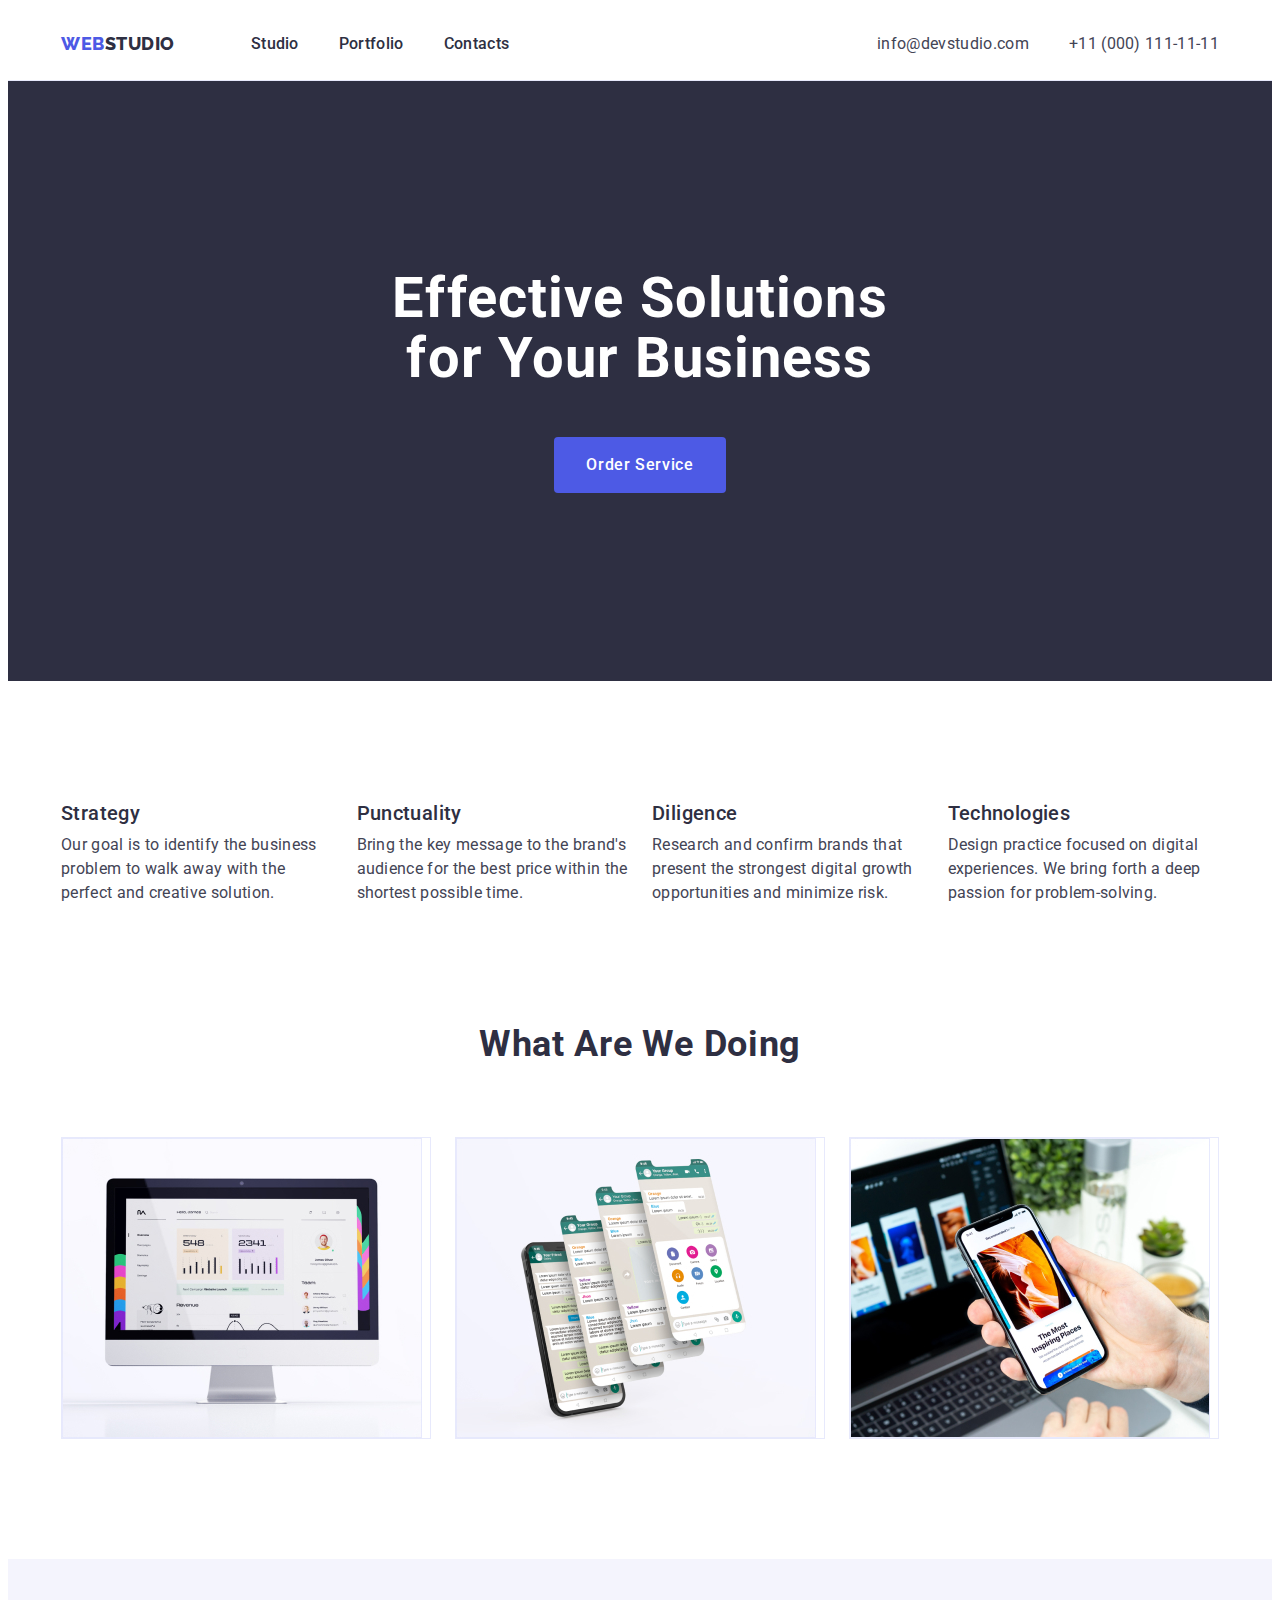
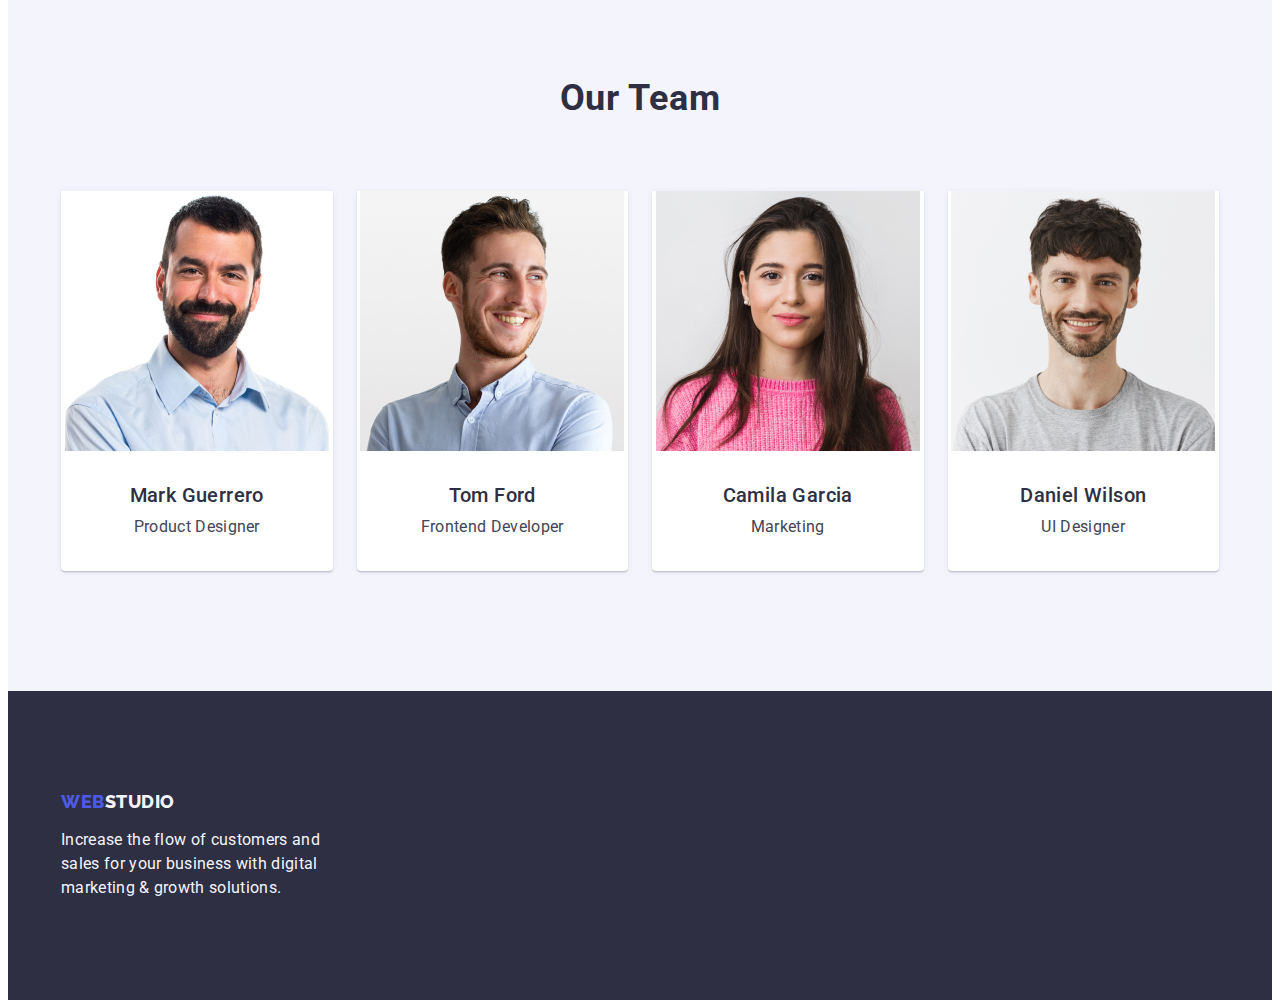
<file: index.html>
<!DOCTYPE html>
<html lang="en">
  <head>
    <meta charset="UTF-8" />
    <meta name="viewport" content="width=device-width, initial-scale=1.0" />
    <meta name="description" content="Effective Solutions for Your Business" />
    <title>Web Studio</title>
    <!-- Favicon -->
    <link
      rel="shortcut icon"
      href="./images/icons/favicon.ico"
      type="image/ico"
    />
    <!-- Fonts -->
    <link rel="preconnect" href="https://fonts.googleapis.com" />
    <link rel="preconnect" href="https://fonts.gstatic.com" crossorigin />
    <link
      href="https://fonts.googleapis.com/css2?family=Raleway:wght@800&family=Roboto:wght@400;500;700;900&display=swap"
      rel="stylesheet"
    />
    <!-- Modern normalize -->
    <link
      rel="stylesheet"
      href="https://cdnjs.cloudflare.com/ajax/libs/modern-normalize/2.0.0/modern-normalize.min.css"
      integrity="sha512-4xo8blKMVCiXpTaLzQSLSw3KFOVPWhm/TRtuPVc4WG6kUgjH6J03IBuG7JZPkcWMxJ5huwaBpOpnwYElP/m6wg=="
      crossorigin="anonymous"
      referrerpolicy="no-referrer"
    />
    <!-- Custom styles -->
    <link rel="stylesheet" href="./css/styles.css" />
  </head>
  <body>
    <!-- Header -->
    <header class="header">
      <div class="header-container container">
        <nav class="header-nav">
          <a class="header-logo link logo" href="./index.html">
            Web<span class="header-logo-span">Studio</span>
          </a>
          <ul class="header-nav-list list">
            <li>
              <a class="header-nav-link link" href="./index.html">Studio</a>
            </li>
            <li>
              <a class="header-nav-link link" href="./portfolio.html"
                >Portfolio</a
              >
            </li>
            <li>
              <a class="header-nav-link link" href="">Contacts</a>
            </li>
          </ul>
        </nav>
        <address class="address">
          <ul class="header-address-list list">
            <li>
              <a class="header-nav-link link" href="mailto:info@devstudio.com"
                >info@devstudio.com</a
              >
            </li>
            <li>
              <a class="header-nav-link link" href="tel:+110001111111"
                >+11 (000) 111-11-11</a
              >
            </li>
          </ul>
        </address>
      </div>
    </header>
    <main>
      <!-- Hero section -->
      <section class="hero">
        <div class="container">
          <h1 class="hero-title">Effective Solutions for Your Business</h1>
          <button class="hero-btn btn" type="button">Order Service</button>
        </div>
      </section>
      <!-- Benefits section -->
      <section class="benefits">
        <div class="container">
          <h2 class="visually-hidden">Benefits of our studio</h2>
          <ul class="benefits-list list">
            <li class="benefits-item">
              <h3 class="benefits-subtitle subtitle">Strategy</h3>
              <p class="benefits-text">
                Our goal is to identify the business problem to walk away with
                the perfect and creative solution.
              </p>
            </li>
            <li class="benefits-item">
              <h3 class="benefits-subtitle subtitle">Punctuality</h3>
              <p class="benefits-text">
                Bring the key message to the brand's audience for the best price
                within the shortest possible time.
              </p>
            </li>
            <li class="benefits-item">
              <h3 class="benefits-subtitle subtitle">Diligence</h3>
              <p class="benefits-text">
                Research and confirm brands that present the strongest digital
                growth opportunities and minimize risk.
              </p>
            </li>
            <li class="benefits-item">
              <h3 class="benefits-subtitle subtitle">Technologies</h3>
              <p class="benefits-text">
                Design practice focused on digital experiences. We bring forth a
                deep passion for problem-solving.
              </p>
            </li>
          </ul>
        </div>
      </section>
      <!-- What are we doing -->
      <section class="developments">
        <div class="container">
          <h2 class="development-title title">What are we doing</h2>
          <ul class="developments-list list">
            <li class="developments-item">
              <img
                src="./images/developments/img-1.jpg"
                alt="Next Campaign"
                width="360"
                height="300"
              />
            </li>
            <li class="developments-item">
              <img
                src="./images/developments/img-2.jpg"
                alt="Lorem ipsum"
                width="360"
                height="300"
              />
            </li>
            <li class="developments-item">
              <img
                src="./images/developments/img-3.jpg"
                alt="The Most Inspiring Places"
                width="360"
                height="300"
              />
            </li>
          </ul>
        </div>
      </section>
      <!-- Our Team -->
      <section class="team">
        <div class="container">
          <h2 class="team-title title">Our Team</h2>
          <ul class="team-list list">
            <li class="team-card">
              <img
                src="./images/team/img-1.jpg"
                alt="Team Card 2"
                width="264"
                height="260"
              />
              <div class="card-content">
                <h3 class="team-subtitle subtitle">Mark Guerrero</h3>
                <p class="team-text">Product Designer</p>
              </div>
            </li>
            <li class="team-card">
              <img
                src="./images/team/img-2.jpg"
                alt="Team Card 2"
                width="264"
                height="260"
              />
              <div class="card-content">
                <h3 class="team-subtitle subtitle">Tom Ford</h3>
                <p class="team-text">Frontend Developer</p>
              </div>
            </li>
            <li class="team-card">
              <img
                src="./images/team/img-3.jpg"
                alt="Team Card 3"
                width="264"
                height="260"
              />
              <div class="card-content">
                <h3 class="team-subtitle subtitle">Camila Garcia</h3>
                <p class="team-text">Marketing</p>
              </div>
            </li>
            <li class="team-card">
              <img
                src="./images/team/img-4.jpg"
                alt="Team Card 4"
                width="264"
                height="260"
              />
              <div class="card-content">
                <h3 class="team-subtitle subtitle">Daniel Wilson</h3>
                <p class="team-text">UI Designer</p>
              </div>
            </li>
          </ul>
        </div>
      </section>
    </main>
    <!-- Footer -->
    <footer class="footer">
      <div class="container">
        <a class="footer-logo link logo" href="./index.html">
          Web<span class="span-footer-logo">Studio</span>
        </a>
        <p class="footer-text">
          Increase the flow of customers and sales for your business with
          digital marketing &amp; growth solutions.
        </p>
      </div>
    </footer>
  </body>
</html>
</file>
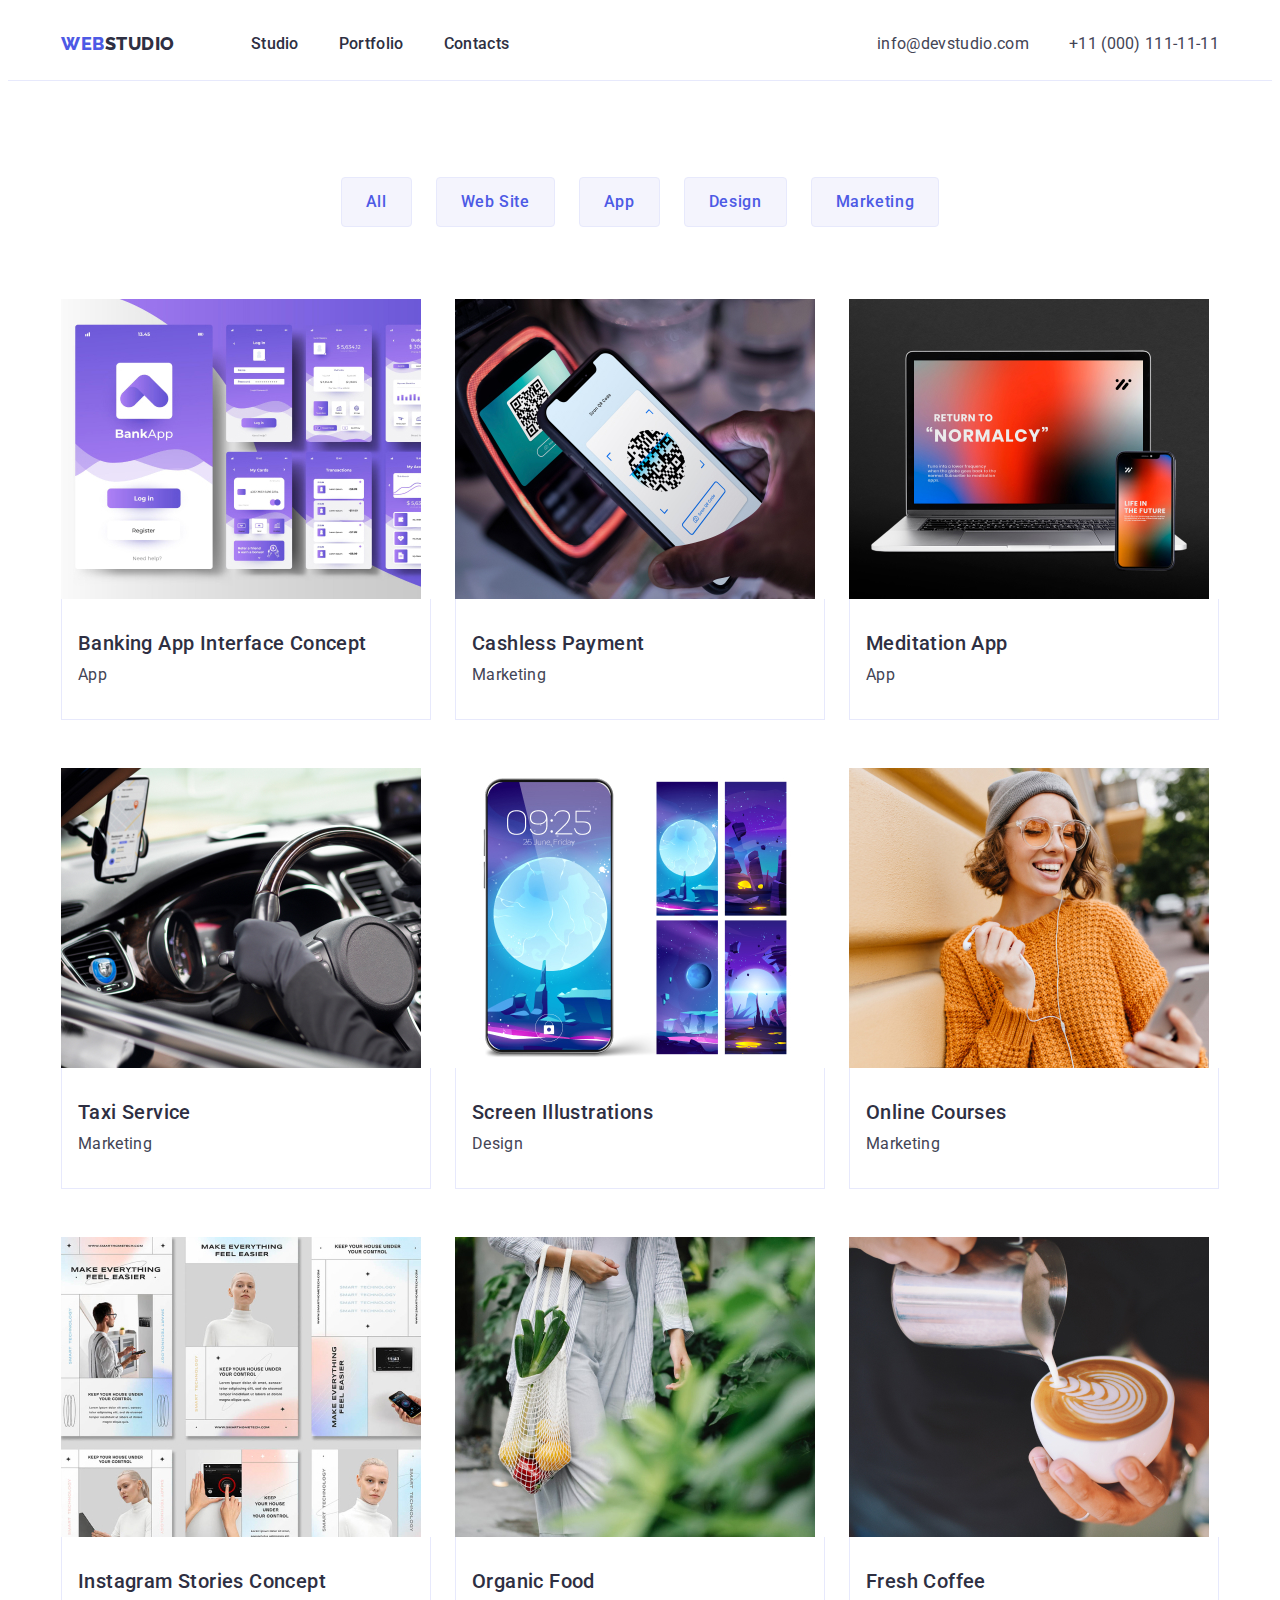
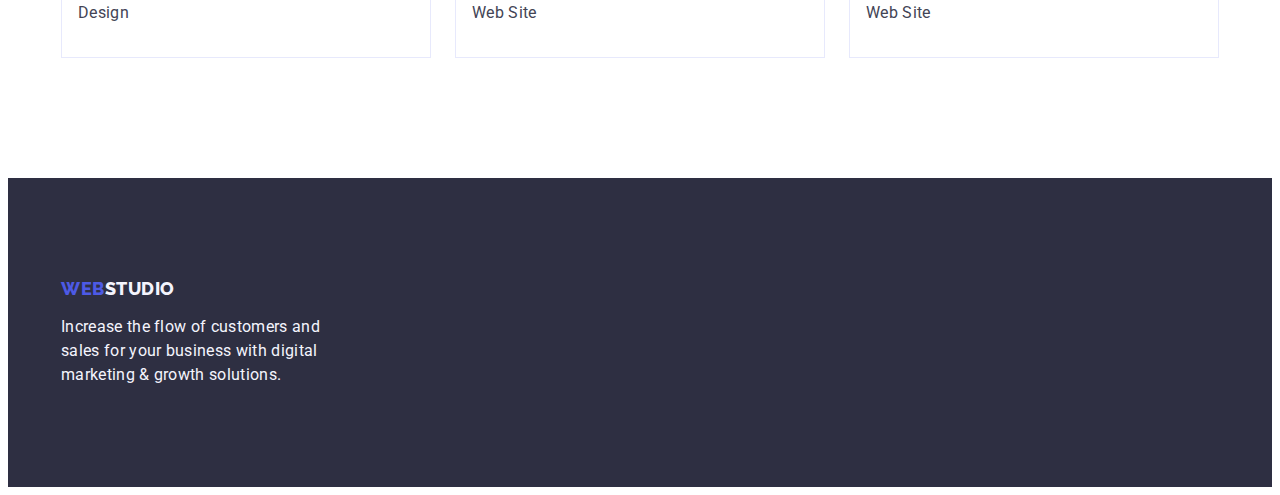
<file: portfolio.html>
<!DOCTYPE html>
<html lang="en">
  <head>
    <meta charset="UTF-8" />
    <meta name="viewport" content="width=device-width, initial-scale=1.0" />
    <meta name="description" content="Effective Solutions for Your Business" />
    <title>Web Studio</title>
    <!-- Favicon -->
    <link
      rel="shortcut icon"
      href="./images/icons/favicon.ico"
      type="image/ico"
    />
    <!-- Fonts -->
    <link rel="preconnect" href="https://fonts.googleapis.com" />
    <link rel="preconnect" href="https://fonts.gstatic.com" crossorigin />
    <link
      href="https://fonts.googleapis.com/css2?family=Raleway:wght@800&family=Roboto:wght@400;500;700;900&display=swap"
      rel="stylesheet"
    />
    <!-- Modern normalize -->
    <link
      rel="stylesheet"
      href="https://cdnjs.cloudflare.com/ajax/libs/modern-normalize/2.0.0/modern-normalize.min.css"
      integrity="sha512-4xo8blKMVCiXpTaLzQSLSw3KFOVPWhm/TRtuPVc4WG6kUgjH6J03IBuG7JZPkcWMxJ5huwaBpOpnwYElP/m6wg=="
      crossorigin="anonymous"
      referrerpolicy="no-referrer"
    />
    <!-- Custom styles -->
    <link rel="stylesheet" href="./css/styles.css" />
  </head>
  <body>
    <!-- Header -->
    <header class="header">
      <div class="header-container container">
        <nav class="header-nav">
          <a class="header-logo link logo" href="./index.html">
            Web<span class="header-logo-span">Studio</span>
          </a>
          <ul class="header-nav-list list">
            <li>
              <a class="header-nav-link link" href="./index.html">Studio</a>
            </li>
            <li>
              <a class="header-nav-link link" href="./portfolio.html"
                >Portfolio</a
              >
            </li>
            <li>
              <a class="header-nav-link link" href="">Contacts</a>
            </li>
          </ul>
        </nav>
        <address class="address">
          <ul class="header-address-list list">
            <li>
              <a class="header-nav-link link" href="mailto:info@devstudio.com"
                >info@devstudio.com</a
              >
            </li>
            <li>
              <a class="header-nav-link link" href="tel:+110001111111"
                >+11 (000) 111-11-11</a
              >
            </li>
          </ul>
        </address>
      </div>
    </header>
    <main>
      <!-- Filter -->
      <section class="portfolio">
        <div class="container">
          <h1 class="visually-hidden">Our project examples</h1>
          <ul class="filter-list list">
            <li class="filter-item">
              <button class="filter-btn btn" type="button">All</button>
            </li>
            <li class="filter-item">
              <button class="filter-btn btn" type="button">Web Site</button>
            </li>
            <li class="filter-item">
              <button class="filter-btn btn" type="button">App</button>
            </li>
            <li class="filter-item">
              <button class="filter-btn btn" type="button">Design</button>
            </li>
            <li class="filter-item">
              <button class="filter-btn btn" type="button">Marketing</button>
            </li>
          </ul>
          <!-- Portfolio -->
          <ul class="portfolio-list list">
            <li class="portfolio-item">
              <a class="link" href="">
                <img
                  src="./images/portfolio/img-1.jpg"
                  alt="Example of project 1"
                  width="360"
                  height="300"
                />
                <div class="portfolio-content">
                  <h2 class="portfolio-subtitle subtitle">
                    Banking App Interface Concept
                  </h2>
                  <p>App</p>
                </div>
              </a>
            </li>
            <li class="portfolio-item">
              <a class="link" href="">
                <img
                  src="./images/portfolio/img-2.jpg"
                  alt="Example of project 2"
                  width="360"
                  height="300"
                />
                <div class="portfolio-content">
                  <h2 class="portfolio-subtitle subtitle">Cashless Payment</h2>
                  <p>Marketing</p>
                </div>
              </a>
            </li>
            <li class="portfolio-item">
              <a class="link" href="">
                <img
                  src="./images/portfolio/img-3.jpg"
                  alt="Example of project 3"
                  width="360"
                  height="300"
                />
                <div class="portfolio-content">
                  <h2 class="portfolio-subtitle subtitle">Meditation App</h2>
                  <p>App</p>
                </div>
              </a>
            </li>
            <li class="portfolio-item">
              <a class="link" href="">
                <img
                  src="./images/portfolio/img-4.jpg"
                  alt="Example of project 4"
                  width="360"
                  height="300"
                />
                <div class="portfolio-content">
                  <h2 class="portfolio-subtitle subtitle">Taxi Service</h2>
                  <p>Marketing</p>
                </div>
              </a>
            </li>
            <li class="portfolio-item">
              <a class="link" href="">
                <img
                  src="./images/portfolio/img-5.jpg"
                  alt="Example of project 5"
                  width="360"
                  height="300"
                />
                <div class="portfolio-content">
                  <h2 class="portfolio-subtitle subtitle">
                    Screen Illustrations
                  </h2>
                  <p>Design</p>
                </div>
              </a>
            </li>
            <li class="portfolio-item">
              <a class="link" href="">
                <img
                  src="./images/portfolio/img-6.jpg"
                  alt="Example of project 6"
                  width="360"
                  height="300"
                />
                <div class="portfolio-content">
                  <h2 class="portfolio-subtitle subtitle">Online Courses</h2>
                  <p>Marketing</p>
                </div>
              </a>
            </li>
            <li class="portfolio-item">
              <a class="link" href="">
                <img
                  src="./images/portfolio/img-7.jpg"
                  alt="Example of project 7"
                  width="360"
                  height="300"
                />
                <div class="portfolio-content">
                  <h2 class="portfolio-subtitle subtitle">
                    Instagram Stories Concept
                  </h2>
                  <p>Design</p>
                </div>
              </a>
            </li>
            <li class="portfolio-item">
              <a class="link" href="">
                <img
                  src="./images/portfolio/img-8.jpg"
                  alt="Example of project 8"
                  width="360"
                  height="300"
                />
                <div class="portfolio-content">
                  <h2 class="portfolio-subtitle subtitle">Organic Food</h2>
                  <p>Web Site</p>
                </div>
              </a>
            </li>
            <li class="portfolio-item">
              <a class="link" href="">
                <img
                  src="./images/portfolio/img-9.jpg"
                  alt="Example of project 9"
                  width="360"
                  height="300"
                />
                <div class="portfolio-content">
                  <h2 class="portfolio-subtitle subtitle">Fresh Coffee</h2>
                  <p>Web Site</p>
                </div>
              </a>
            </li>
          </ul>
        </div>
      </section>
    </main>
    <!-- Footer -->
    <footer class="footer">
      <div class="container">
        <a class="footer-logo link logo" href="./index.html">
          Web<span class="span-footer-logo">Studio</span>
        </a>
        <p class="footer-text">
          Increase the flow of customers and sales for your business with
          digital marketing &amp; growth solutions.
        </p>
      </div>
    </footer>
  </body>
</html>
</file>
<file: css/styles.css>
:root {
  /* Fonts */
  --main-font: "Roboto", sans-serif;
  --logo-font: "Raleway", sans-serif;

  /* Colors */
  --primary-brand-color: #4d5ae5;
  --pressed-state-color: #404bbf;
  --dark-color: #2e2f42;
  --white-color: #ffffff;
  --success-color: #31d0aa;
  --text-color: #434455;
  --subtle-text-color: #8e8f99;
  --accent-color: #e7e9fc;
  --light-color: #f4f4fd;
  --modal-overlay-color: #2e2f42;

  --hero-footer-background-color: #2e2f42;
  --white-background-color: #ffffff;
  --modal-background-color: #fcfcfc;
}

/**
  |============================
  | Base styles
  |============================
*/
body {
  font-family: var(--main-font);
  color: var(--text-color);
  background-color: var(--white-background-color);
  line-height: 1.5;
  letter-spacing: 0.02em;
}

/* reset styles start */
h1,
h2,
h3,
h4,
h5,
h6,
p {
  margin: 0;
}
address {
  font-style: normal;
}

img {
  display: block;
  max-width: 100%;
  height: auto;
}

.list {
  list-style: none;
  margin: 0;
  padding: 0;
}

.link {
  text-decoration: none;
  color: currentColor;
}

.btn {
  min-width: 69px;
  min-height: 48px;
  cursor: pointer;
  color: currentColor;
  font-family: inherit;
  border: 1px solid transparent;
  border-radius: 4px;
}
/* reset styles end */

.visually-hidden {
  position: absolute;
  width: 1px;
  height: 1px;
  margin: -1px;
  border: 0;
  padding: 0;
  white-space: nowrap;
  clip-path: inset(100%);
  clip: rect(0 0 0 0);
  overflow: hidden;
}

/**
  |============================
  | Logo
  |============================
*/
.logo {
  font-family: var(--logo-font);
  font-weight: 800;
  font-size: 18px;
  line-height: 1.17;
  letter-spacing: 0.03em;
  text-transform: uppercase;
  color: var(--primary-brand-color);
}

.header-logo-span {
  color: var(--dark-color);
}

.span-footer-logo {
  color: var(--light-color);
}

/**
  |============================
  | Title
  |============================
*/
.title {
  color: var(--dark-color);
  text-align: center;
  font-size: 36px;
  line-height: 1.11;
  text-transform: capitalize;
  letter-spacing: 0.02em;
}

/**
  |============================
  | Subtitle
  |============================
*/
.subtitle {
  color: var(--dark-color);
  font-size: 20px;
  font-weight: 500;
  line-height: 1.2;
  letter-spacing: 0.02em;
}

.container {
  max-width: 1158px;
  padding-left: 15px;
  padding-right: 15px;
  margin-left: auto;
  margin-right: auto;
}

/**
  |============================
  | Header styles
  |============================
*/
.header {
  border-bottom: 1px solid var(--accent-color);
}

.header-container {
  display: flex;
}

.header-nav {
  color: var(--dark-color);
  font-weight: 500;
  display: flex;
  margin-right: auto;
  align-items: center;
}

.header-nav-link:hover,
.header-nav-link:focus {
  color: var(--pressed-state-color);
}

.header-logo {
  display: flex;
  align-items: center;
  margin-right: 76px;
}

.header-nav-list {
  display: flex;
  gap: 40px;
}

.header-nav-link {
  display: block;
  padding-top: 24px;
  padding-bottom: 24px;
}

.header-address-list {
  display: flex;
  gap: 40px;
  align-items: center;
}

/**
  |============================
  | Hero style
  |============================
*/
.hero {
  background-color: var(--hero-footer-background-color);
  padding: 188px 0;
}

.hero-title {
  color: var(--white-color);
  max-width: 496px;
  text-align: center;
  font-size: 56px;
  line-height: 1.07;
  letter-spacing: 0.02em;
  margin: 0 auto 48px;
}

.hero-btn {
  background-color: var(--primary-brand-color);
  color: var(--white-color);
  font-size: 16px;
  font-weight: 500;
  line-height: 1.5;
  letter-spacing: 0.04em;
  padding: 16px 32px;
  font-family: var(--main-font);
  display: block;
  margin: 0 auto;
  min-width: 169px;
  height: 56px;
  border: none;
}

.hero-btn:hover,
.hero-btn:focus {
  background-color: var(--pressed-state-color);
}

/**
  |============================
  | Benefits style
  |============================
*/
.benefits {
  padding: 120px 0;
}

.benefits-list {
  display: flex;
  justify-content: space-between;
  gap: 24px;
}

.benefits-item {
  flex-basis: calc((100% - 24px * 3) / 4);
}

.benefits-subtitle {
  margin-bottom: 8px;
}

/**
  |============================
  | What are we doing
  |============================
*/
.developments {
  padding-bottom: 120px;
}

.development-title {
  margin-bottom: 72px;
}

.developments-list {
  display: flex;
  justify-content: space-between;
  gap: 24px;
}

.developments-item {
  border: 1px solid var(--accent-color);
  background-color: lightgray 50% / cover no-repeat;
  flex-basis: calc((100% - 24px * 2) / 3);
}

/**
  |============================
  | Our Team
  |============================
*/
.team {
  background-color: var(--light-color);
  padding-top: 120px;
  padding-bottom: 120px;
}

.team-title {
  margin-bottom: 72px;
}

.team-list {
  display: flex;
  justify-content: space-between;
  gap: 24px;
}

.team-card {
  background-color: var(--white-background-color);
  flex-basis: calc((100% - 24px * 3) / 4);
  display: flex;
  flex-direction: column;
  justify-content: center;
  align-items: center;
  border-radius: 0px 0px 4px 4px;
  box-shadow: 0px 2px 1px 0px #2e2f4214, 0px 1px 1px 0px #2e2f4229,
    0px 1px 6px 0px #2e2f4214;
}

.card-content {
  flex-direction: column;
  justify-content: center;
  padding-top: 32px;
  padding-bottom: 32px;
}

.team-subtitle {
  margin-bottom: 8px;
  text-align: center;
}

.team-text {
  text-align: center;
}

/**
  |============================
  | Filter
  |============================
*/
.filter-list {
  display: flex;
  gap: 24px;
  justify-content: center;
  margin-bottom: 72px;
}

.filter-btn {
  background-color: var(--light-color);
  font-size: 16px;
  font-weight: 500;
  line-height: 1.5;
  letter-spacing: 0.04em;
  padding: 12px 24px;
  border: 1px solid var(--accent-color);
  font-family: var(--main-font);
  color: var(--primary-brand-color);
  text-align: center;
}

.filter-btn:hover,
.filter-btn:focus {
  background-color: var(--pressed-state-color);
  color: var(--white-color);
  border: 1px solid transparent;
}

/**
  |============================
  | Portfolio card
  |============================
*/
.portfolio {
  padding-top: 96px;
  padding-bottom: 120px;
}

.portfolio-list {
  display: flex;
  flex-wrap: wrap;
  justify-content: space-between;
  column-gap: 24px;
  row-gap: 48px;
}

.portfolio-item {
  flex-basis: calc((100% - 24px * 2) / 3);
}

.portfolio-content {
  padding: 32px 16px;
  flex-direction: column;
  justify-content: center;
  align-items: flex-start;
  align-self: stretch;
  padding-top: 32px;
  padding-bottom: 32px;
  border: 1px solid var(--accent-color);
  border-top: none;
}

.portfolio-subtitle {
  margin-bottom: 8px;
}

/**
  |============================
  | Footer
  |============================
*/
.footer {
  background-color: var(--hero-footer-background-color);
  color: var(--light-color);
  padding: 100px 0;
}

.footer-logo {
  display: inline-block;
  margin-bottom: 16px;
}

.footer-text {
  max-width: 264px;
}
</file>
